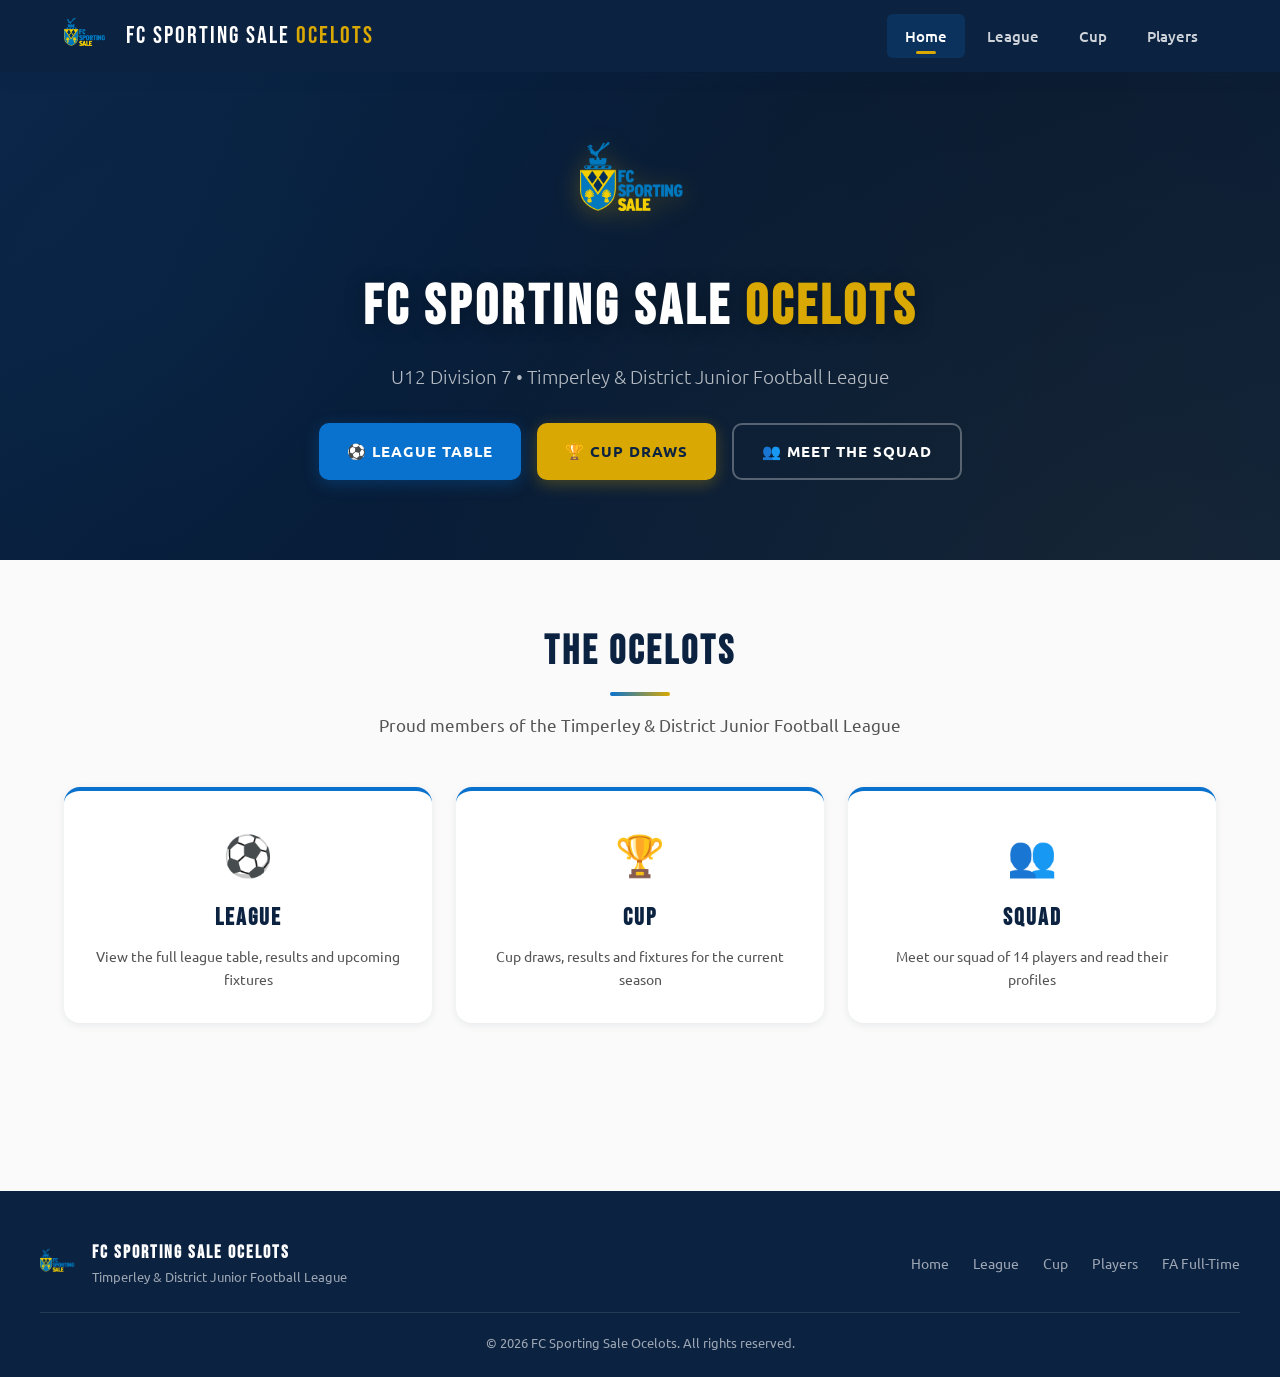
<file: index.html>
<!DOCTYPE html>
<html lang="en">

<head>
  <meta charset="UTF-8">
  <meta name="viewport" content="width=device-width, initial-scale=1.0">
  <meta name="description"
    content="FC Sporting Sale Ocelots - Official team website. League results, cup fixtures, and player profiles for U12 Div 7 in the Timperley & District JFL.">
  <title>FC Sporting Sale Ocelots | Home</title>
  <link rel="icon" type="image/png" href="images/badge.png">
  <link rel="stylesheet" href="styles.css">
</head>

<body>

  <!-- Navigation -->
  <nav class="navbar" id="navbar">
    <div class="nav-container">
      <a href="index.html" class="nav-brand">
        <img src="images/badge.png" alt="FC Sporting Sale Badge" class="nav-badge">
        <div class="nav-title">FC SPORTING SALE <span>OCELOTS</span></div>
      </a>
      <ul class="nav-links" id="navLinks">
        <li><a href="index.html" class="active">Home</a></li>
        <li><a href="league.html">League</a></li>
        <li><a href="cup.html">Cup</a></li>
        <li><a href="players.html">Players</a></li>
      </ul>
      <div class="hamburger" id="hamburger">
        <span></span>
        <span></span>
        <span></span>
      </div>
    </div>
  </nav>

  <!-- Hero Section -->
  <section class="hero">
    <div class="hero-content">
      <img src="images/badge.png" alt="FC Sporting Sale Ocelots Badge" class="hero-badge">
      <h1>FC SPORTING SALE <span>OCELOTS</span></h1>
      <p class="hero-subtitle">U12 Division 7 &bull; Timperley & District Junior Football League</p>
      <div class="hero-cta">
        <a href="league.html" class="btn btn-primary">&#9917; League Table</a>
        <a href="cup.html" class="btn btn-gold">&#127942; Cup Draws</a>
        <a href="players.html" class="btn btn-outline">&#128101; Meet The Squad</a>
      </div>
    </div>
  </section>

  <!-- Quick Stats -->
  <section class="section">
    <div class="section-header">
      <h2>THE OCELOTS</h2>
      <div class="accent-line"></div>
      <p>Proud members of the Timperley & District Junior Football League</p>
    </div>

    <div class="quick-stats">
      <a href="league.html" class="stat-card" id="leagueCard">
        <div class="stat-icon">&#9917;</div>
        <h3>LEAGUE</h3>
        <p>View the full league table, results and upcoming fixtures</p>
      </a>
      <a href="cup.html" class="stat-card" id="cupCard">
        <div class="stat-icon">&#127942;</div>
        <h3>CUP</h3>
        <p>Cup draws, results and fixtures for the current season</p>
      </a>
      <a href="players.html" class="stat-card" id="playersCard">
        <div class="stat-icon">&#128101;</div>
        <h3>SQUAD</h3>
        <p>Meet our squad of 14 players and read their profiles</p>
      </a>
    </div>
  </section>

  <!-- Footer -->
  <footer class="footer">
    <div class="footer-content">
      <div class="footer-brand">
        <img src="images/badge.png" alt="Badge" class="footer-badge">
        <div class="footer-brand-text">
          <h4>FC SPORTING SALE OCELOTS</h4>
          <p>Timperley & District Junior Football League</p>
        </div>
      </div>
      <div class="footer-links">
        <a href="index.html">Home</a>
        <a href="league.html">League</a>
        <a href="cup.html">Cup</a>
        <a href="players.html">Players</a>
        <a href="https://fulltime.thefa.com/index.html?divisionseason=110455868" target="_blank">FA Full-Time</a>
      </div>
    </div>
    <div class="footer-bottom">
      <p>&copy; 2026 FC Sporting Sale Ocelots. All rights reserved.</p>
    </div>
  </footer>

  <script src="script.js"></script>
</body>

</html>
</file>
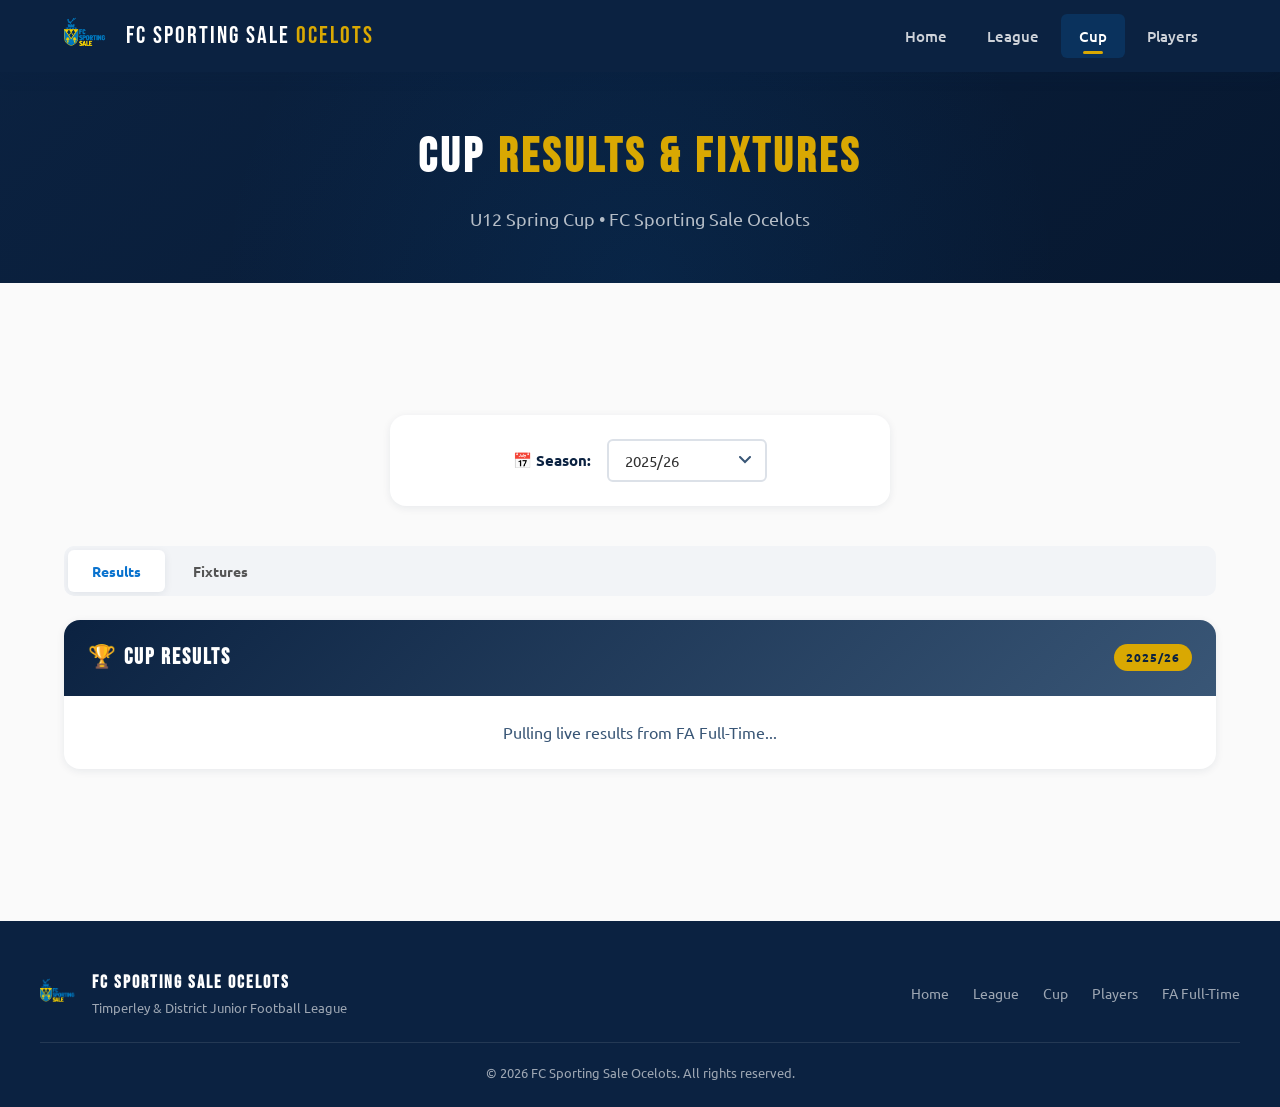
<file: cup.html>
<!DOCTYPE html>
<html lang="en">

<head>
    <meta charset="UTF-8">
    <meta name="viewport" content="width=device-width, initial-scale=1.0">
    <meta name="description"
        content="FC Sporting Sale Ocelots cup results and fixtures. U12 Spring Cup, Timperley &amp; District JFL.">
    <title>FC Sporting Sale Ocelots | Cup</title>
    <link rel="icon" type="image/png" href="images/badge.png">
    <link rel="stylesheet" href="styles.css?v=2">
</head>

<body>

    <!-- Navigation -->
    <nav class="navbar" id="navbar">
        <div class="nav-container">
            <a href="index.html" class="nav-brand">
                <img src="images/badge.png" alt="FC Sporting Sale Badge" class="nav-badge">
                <div class="nav-title">FC SPORTING SALE <span>OCELOTS</span></div>
            </a>
            <ul class="nav-links" id="navLinks">
                <li><a href="index.html">Home</a></li>
                <li><a href="league.html">League</a></li>
                <li><a href="cup.html" class="active">Cup</a></li>
                <li><a href="players.html">Players</a></li>
            </ul>
            <div class="hamburger" id="hamburger">
                <span></span>
                <span></span>
                <span></span>
            </div>
        </div>
    </nav>

    <!-- Page Hero -->
    <div class="page-hero">
        <h1>CUP <span>RESULTS &amp; FIXTURES</span></h1>
        <p>U12 Spring Cup &bull; FC Sporting Sale Ocelots</p>
    </div>

    <div class="page-content">
        <section class="section">

            <!-- Season Filter -->
            <div class="season-filter">
                <label for="cupSeasonSelect">&#128197; Season:</label>
                <select id="cupSeasonSelect" onchange="filterSeason('cup', this.value)">
                    <option value="2025-26" selected>2025/26</option>
                    <option value="2024-25">2024/25</option>
                    <option value="2023-24">2023/24</option>
                </select>
            </div>

            <!-- ==================== -->
            <!-- SEASON 2025/26 DATA  -->
            <!-- ==================== -->
            <div class="season-data active" data-competition="cup" data-season="2025-26">

                <!-- Tabs -->
                <div class="tab-nav">
                    <button class="tab-btn active" onclick="switchTab(this, 'cup-results-2025')">Results</button>
                    <button class="tab-btn" onclick="switchTab(this, 'cup-fixtures-2025')">Fixtures</button>
                </div>

                <!-- Results Tab -->
                <div class="tab-content active" id="cup-results-2025">
                    <div class="data-table-container">
                        <div class="table-header">
                            <h3>&#127942; CUP RESULTS</h3>
                            <span class="badge">2025/26</span>
                        </div>
                        <div id="cupResultsContainer">
                            <p style="text-align:center; padding:24px; color:var(--muted-blue);">Pulling live results
                                from FA Full-Time...</p>
                        </div>
                    </div>
                </div>

                <!-- Fixtures Tab -->
                <div class="tab-content" id="cup-fixtures-2025">
                    <div class="data-table-container">
                        <div class="table-header">
                            <h3>&#128197; UPCOMING CUP FIXTURES</h3>
                            <span class="badge">U12 Spring Cup</span>
                        </div>
                        <div id="cupFixturesContainer">
                            <p style="text-align:center; padding:24px; color:var(--muted-blue);">Pulling live fixtures
                                from FA Full-Time...</p>
                        </div>
                    </div>
                </div>

            </div>
            <!-- END 2025/26 SEASON DATA -->

            <!-- ==================== -->
            <!-- SEASON 2024/25 DATA  -->
            <!-- ==================== -->
            <div class="season-data" data-competition="cup" data-season="2024-25">
                
                <!-- Tabs -->
                <div class="tab-nav">
                    <button class="tab-btn active" onclick="switchTab(this, 'cup-standings-2024')">Autumn Cup</button>
                    <button class="tab-btn" onclick="switchTab(this, 'spring-cup-2024')">Spring Cup</button>
                </div>

                <!-- Standings Tab -->
                <div class="tab-content active" id="cup-standings-2024">
                    <div class="data-table-container">
                        <div class="table-header">
                            <h3>&#127942; AUTUMN CUP STANDINGS</h3>
                            <span class="badge">2024/25 Final</span>
                        </div>
                        <div class="data-table-wrapper">
                            <table class="data-table">
                                <thead>
                                    <tr>
                                        <th>Pos</th>
                                        <th>Team</th>
                                        <th>P</th>
                                        <th>W</th>
                                        <th>D</th>
                                        <th>L</th>
                                        <th>PTS</th>
                                    </tr>
                                </thead>
                                <tbody>
                                    <tr><td>1</td><td>Altrincham FC Juniors U11 Flames</td><td>5</td><td>4</td><td>0</td><td>1</td><td><strong>12</strong></td></tr>
                                    <tr><td>2</td><td>Sale Communities JFC U11 Falcons</td><td>5</td><td>3</td><td>1</td><td>1</td><td><strong>10</strong></td></tr>
                                    <tr><td>3</td><td>Timperley FC U11 Sporting</td><td>5</td><td>2</td><td>1</td><td>2</td><td><strong>7</strong></td></tr>
                                    <tr class="our-team"><td>4</td><td>&#9917; FC Sporting Sale U11 Ocelots</td><td>5</td><td>2</td><td>0</td><td>3</td><td><strong>6</strong></td></tr>
                                    <tr><td>5</td><td>Egerton Football Club U11 Pumas</td><td>5</td><td>1</td><td>2</td><td>2</td><td><strong>6*</strong></td></tr>
                                    <tr><td>6</td><td>Altrincham FC Juniors U11 Sabres</td><td>5</td><td>0</td><td>2</td><td>3</td><td><strong>4*</strong></td></tr>
                                </tbody>
                            </table>
                        </div>
                    </div>
                </div>

                <!-- Spring Cup Tab -->
                <div class="tab-content" id="spring-cup-2024">
                    <div class="data-table-container">
                        <div class="table-header">
                            <h3>&#127942; SPRING CUP STANDINGS</h3>
                            <span class="badge">2024/25 Final</span>
                        </div>
                        <div class="data-table-wrapper">
                            <table class="data-table">
                                <thead>
                                    <tr>
                                        <th>Pos</th>
                                        <th>Team</th>
                                        <th>P</th>
                                        <th>W</th>
                                        <th>D</th>
                                        <th>L</th>
                                        <th>PTS</th>
                                    </tr>
                                </thead>
                                <tbody>
                                    <tr><td>1</td><td>AFC Urmston Meadowside U11 Raiders</td><td>7</td><td>6</td><td>1</td><td>0</td><td><strong>20*</strong></td></tr>
                                    <tr><td>2</td><td>Sale Communities JFC U11 Falcons</td><td>7</td><td>5</td><td>0</td><td>2</td><td><strong>15</strong></td></tr>
                                    <tr><td>3</td><td>Ashton On Mersey FC U11 Infernos</td><td>7</td><td>4</td><td>1</td><td>2</td><td><strong>13</strong></td></tr>
                                    <tr><td>4</td><td>Egerton Football Club U11 Pumas</td><td>7</td><td>3</td><td>1</td><td>3</td><td><strong>11*</strong></td></tr>
                                    <tr class="our-team"><td>5</td><td>&#9917; FC Sporting Sale U11 Ocelots</td><td>7</td><td>2</td><td>2</td><td>3</td><td><strong>9*</strong></td></tr>
                                    <tr><td>6</td><td>Timperley FC U11 Sporting</td><td>7</td><td>2</td><td>2</td><td>3</td><td><strong>8</strong></td></tr>
                                    <tr><td>7</td><td>Hale United FC U11 Storm</td><td>7</td><td>2</td><td>0</td><td>5</td><td><strong>6</strong></td></tr>
                                    <tr><td>8</td><td>Altrincham FC Juniors U11 Sabres</td><td>7</td><td>0</td><td>1</td><td>6</td><td><strong>2*</strong></td></tr>
                                </tbody>
                            </table>
                        </div>
                    </div>
                </div>

            </div>
            <!-- END 2024/25 SEASON DATA -->

            <!-- ==================== -->
            <!-- SEASON 2023/24 DATA  -->
            <!-- ==================== -->
            <div class="season-data" data-competition="cup" data-season="2023-24">
                
                <!-- Tabs -->
                <div class="tab-nav">
                    <button class="tab-btn active" onclick="switchTab(this, 'cup-standings-2023')">Autumn Cup</button>
                    <button class="tab-btn" onclick="switchTab(this, 'spring-cup-2023')">Spring Cup</button>
                </div>

                <!-- Standings Tab -->
                <div class="tab-content active" id="cup-standings-2023">
                    <div class="data-table-container">
                        <div class="table-header">
                            <h3>&#127942; AUTUMN CUP STANDINGS</h3>
                            <span class="badge">2023/24 Final</span>
                        </div>
                        <div class="data-table-wrapper">
                            <table class="data-table">
                                <thead>
                                    <tr>
                                        <th>Pos</th>
                                        <th>Team</th>
                                        <th>P</th>
                                        <th>W</th>
                                        <th>D</th>
                                        <th>L</th>
                                        <th>PTS</th>
                                    </tr>
                                </thead>
                                <tbody>
                                    <tr><td>1</td><td>Timperley FC U10 Sporting</td><td>4</td><td>2</td><td>1</td><td>1</td><td><strong>8*</strong></td></tr>
                                    <tr><td>2</td><td>Altrincham FC Juniors U10 Raiders</td><td>4</td><td>2</td><td>0</td><td>2</td><td><strong>6</strong></td></tr>
                                    <tr><td>3</td><td>AFC Urmston Meadowside U10 Raiders</td><td>4</td><td>2</td><td>0</td><td>2</td><td><strong>6</strong></td></tr>
                                    <tr><td>4</td><td>Egerton Football Club U10 Pumas</td><td>4</td><td>2</td><td>0</td><td>2</td><td><strong>6</strong></td></tr>
                                    <tr class="our-team"><td>5</td><td>&#9917; FC Sporting Sale U10 Ocelots</td><td>4</td><td>1</td><td>1</td><td>2</td><td><strong>4*</strong></td></tr>
                                </tbody>
                            </table>
                        </div>
                    </div>
                </div>

                <!-- Spring Cup Tab -->
                <div class="tab-content" id="spring-cup-2023">
                    <div class="data-table-container">
                        <div class="table-header">
                            <h3>&#127942; SPRING CUP STANDINGS</h3>
                            <span class="badge">2023/24 Final</span>
                        </div>
                        <div class="data-table-wrapper">
                            <table class="data-table">
                                <thead>
                                    <tr>
                                        <th>Pos</th>
                                        <th>Team</th>
                                        <th>P</th>
                                        <th>W</th>
                                        <th>D</th>
                                        <th>L</th>
                                        <th>PTS</th>
                                    </tr>
                                </thead>
                                <tbody>
                                    <tr><td>1</td><td>Sale Communities JFC U10 Falcons</td><td>7</td><td>4</td><td>2</td><td>1</td><td><strong>16*</strong></td></tr>
                                    <tr><td>2</td><td>Urmston Town Juniors U10 Panthers</td><td>7</td><td>4</td><td>2</td><td>1</td><td><strong>15*</strong></td></tr>
                                    <tr><td>3</td><td>Alderley United FC U10 Warlocks</td><td>7</td><td>5</td><td>0</td><td>2</td><td><strong>15</strong></td></tr>
                                    <tr class="our-team"><td>4</td><td>&#9917; FC Sporting Sale U10 Ocelots</td><td>7</td><td>3</td><td>1</td><td>3</td><td><strong>11*</strong></td></tr>
                                    <tr><td>5</td><td>Egerton Football Club U10 Pumas</td><td>6</td><td>3</td><td>1</td><td>2</td><td><strong>10</strong></td></tr>
                                    <tr><td>6</td><td>Hale United FC U10 Storm</td><td>7</td><td>2</td><td>0</td><td>5</td><td><strong>6</strong></td></tr>
                                    <tr><td>7</td><td>Timperley FC U10 Sporting</td><td>7</td><td>1</td><td>2</td><td>4</td><td><strong>5</strong></td></tr>
                                    <tr><td>8</td><td>AFC Urmston Meadowside U10 Raiders</td><td>6</td><td>1</td><td>0</td><td>5</td><td><strong>3</strong></td></tr>
                                </tbody>
                            </table>
                        </div>
                    </div>
                </div>

            </div>
            <!-- END 2023/24 SEASON DATA -->

        </section>
    </div>

    <!-- Footer -->
    <footer class="footer">
        <div class="footer-content">
            <div class="footer-brand">
                <img src="images/badge.png" alt="Badge" class="footer-badge">
                <div class="footer-brand-text">
                    <h4>FC SPORTING SALE OCELOTS</h4>
                    <p>Timperley &amp; District Junior Football League</p>
                </div>
            </div>
            <div class="footer-links">
                <a href="index.html">Home</a>
                <a href="league.html">League</a>
                <a href="cup.html">Cup</a>
                <a href="players.html">Players</a>
                <a href="https://fulltime.thefa.com/index.html?divisionseason=110455868" target="_blank">FA
                    Full-Time</a>
            </div>
        </div>
        <div class="footer-bottom">
            <p>&copy; 2026 FC Sporting Sale Ocelots. All rights reserved.</p>
        </div>
    </footer>

    <script src="script.js"></script>
</body>

</html>
</file>
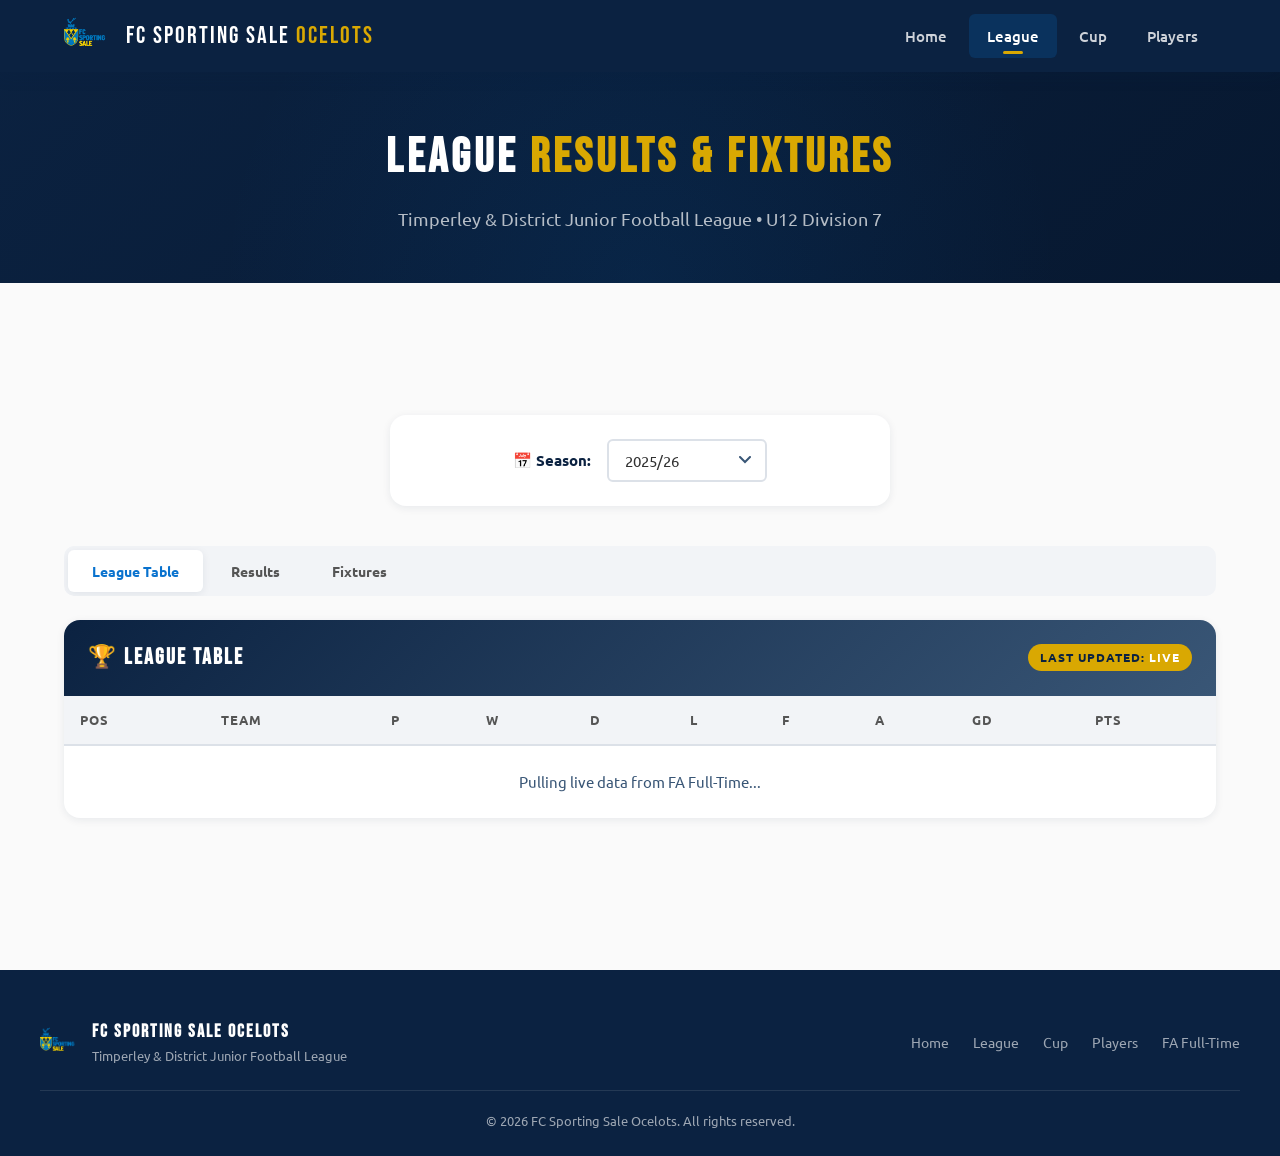
<file: league.html>
<!DOCTYPE html>
<html lang="en">

<head>
    <meta charset="UTF-8">
    <meta name="viewport" content="width=device-width, initial-scale=1.0">
    <meta name="description"
        content="FC Sporting Sale Ocelots league results, fixtures and table. U12 Div 7, Timperley &amp; District JFL.">
    <title>FC Sporting Sale Ocelots | League</title>
    <link rel="icon" type="image/png" href="images/badge.png">
    <link rel="stylesheet" href="styles.css?v=2">
</head>

<body>

    <!-- Navigation -->
    <nav class="navbar" id="navbar">
        <div class="nav-container">
            <a href="index.html" class="nav-brand">
                <img src="images/badge.png" alt="FC Sporting Sale Badge" class="nav-badge">
                <div class="nav-title">FC SPORTING SALE <span>OCELOTS</span></div>
            </a>
            <ul class="nav-links" id="navLinks">
                <li><a href="index.html">Home</a></li>
                <li><a href="league.html" class="active">League</a></li>
                <li><a href="cup.html">Cup</a></li>
                <li><a href="players.html">Players</a></li>
            </ul>
            <div class="hamburger" id="hamburger">
                <span></span>
                <span></span>
                <span></span>
            </div>
        </div>
    </nav>

    <!-- Page Hero -->
    <div class="page-hero">
        <h1>LEAGUE <span>RESULTS &amp; FIXTURES</span></h1>
        <p>Timperley &amp; District Junior Football League &bull; U12 Division 7</p>
    </div>

    <div class="page-content">
        <section class="section">

            <!-- Season Filter -->
            <div class="season-filter">
                <label for="leagueSeasonSelect">&#128197; Season:</label>
                <select id="leagueSeasonSelect" onchange="filterSeason('league', this.value)">
                    <option value="2025-26" selected>2025/26</option>
                </select>
            </div>

            <!-- ==================== -->
            <!-- SEASON 2025/26 DATA  -->
            <!-- ==================== -->
            <div class="season-data active" data-competition="league" data-season="2025-26">

                <!-- Tabs -->
                <div class="tab-nav">
                    <button class="tab-btn active" onclick="switchTab(this, 'league-table-2025')">League Table</button>
                    <button class="tab-btn" onclick="switchTab(this, 'league-results-2025')">Results</button>
                    <button class="tab-btn" onclick="switchTab(this, 'league-fixtures-2025')">Fixtures</button>
                </div>

                <!-- League Table Tab -->
                <div class="tab-content active" id="league-table-2025">
                    <div class="data-table-container">
                        <div class="table-header">
                            <h3>&#127942; LEAGUE TABLE</h3>
                            <span class="badge">Last Updated: <span id="lastUpdated"
                                    style="color:white; font-weight:bold;">Live</span></span>
                        </div>
                        <div class="data-table-wrapper">
                            <table class="data-table" id="league-table-2025">
                                <thead>
                                    <tr>
                                        <th>Pos</th>
                                        <th>Team</th>
                                        <th>P</th>
                                        <th>W</th>
                                        <th>D</th>
                                        <th>L</th>
                                        <th>F</th>
                                        <th>A</th>
                                        <th>GD</th>
                                        <th>Pts</th>
                                    </tr>
                                </thead>
                                <tbody id="leagueTableBody">
                                    <!-- Dynamically populated from league_results.json -->
                                    <tr>
                                        <td colspan="10"
                                            style="text-align:center; padding:24px; color:var(--muted-blue);">Pulling
                                            live data from FA Full-Time...</td>
                                    </tr>
                                </tbody>
                            </table>
                        </div>
                    </div>
                </div>

                <!-- Results Tab -->
                <div class="tab-content" id="league-results-2025">
                    <div class="data-table-container">
                        <div class="table-header">
                            <h3>&#128221; LEAGUE RESULTS</h3>
                            <span class="badge">2025/26</span>
                        </div>
                        <div id="resultsContainer">
                            <p style="text-align:center; padding:24px; color:var(--muted-blue);">Pulling live results
                                from FA Full-Time...</p>
                        </div>
                    </div>
                </div>

                <!-- Fixtures Tab -->
                <div class="tab-content" id="league-fixtures-2025">
                    <div class="data-table-container">
                        <div class="table-header">
                            <h3>&#128197; UPCOMING LEAGUE FIXTURES</h3>
                            <span class="badge">2025/26</span>
                        </div>
                        <div id="fixturesContainer">
                            <p style="text-align:center; padding:24px; color:var(--muted-blue);">Pulling live fixtures
                                from FA Full-Time...</p>
                        </div>
                    </div>
                </div>

            </div>
            <!-- END 2025/26 SEASON DATA -->

        </section>
    </div>

    <!-- Footer -->
    <footer class="footer">
        <div class="footer-content">
            <div class="footer-brand">
                <img src="images/badge.png" alt="Badge" class="footer-badge">
                <div class="footer-brand-text">
                    <h4>FC SPORTING SALE OCELOTS</h4>
                    <p>Timperley &amp; District Junior Football League</p>
                </div>
            </div>
            <div class="footer-links">
                <a href="index.html">Home</a>
                <a href="league.html">League</a>
                <a href="cup.html">Cup</a>
                <a href="players.html">Players</a>
                <a href="https://fulltime.thefa.com/index.html?divisionseason=110455868" target="_blank">FA
                    Full-Time</a>
            </div>
        </div>
        <div class="footer-bottom">
            <p>&copy; 2026 FC Sporting Sale Ocelots. All rights reserved.</p>
        </div>
    </footer>

    <script src="script.js"></script>
</body>

</html>
</file>
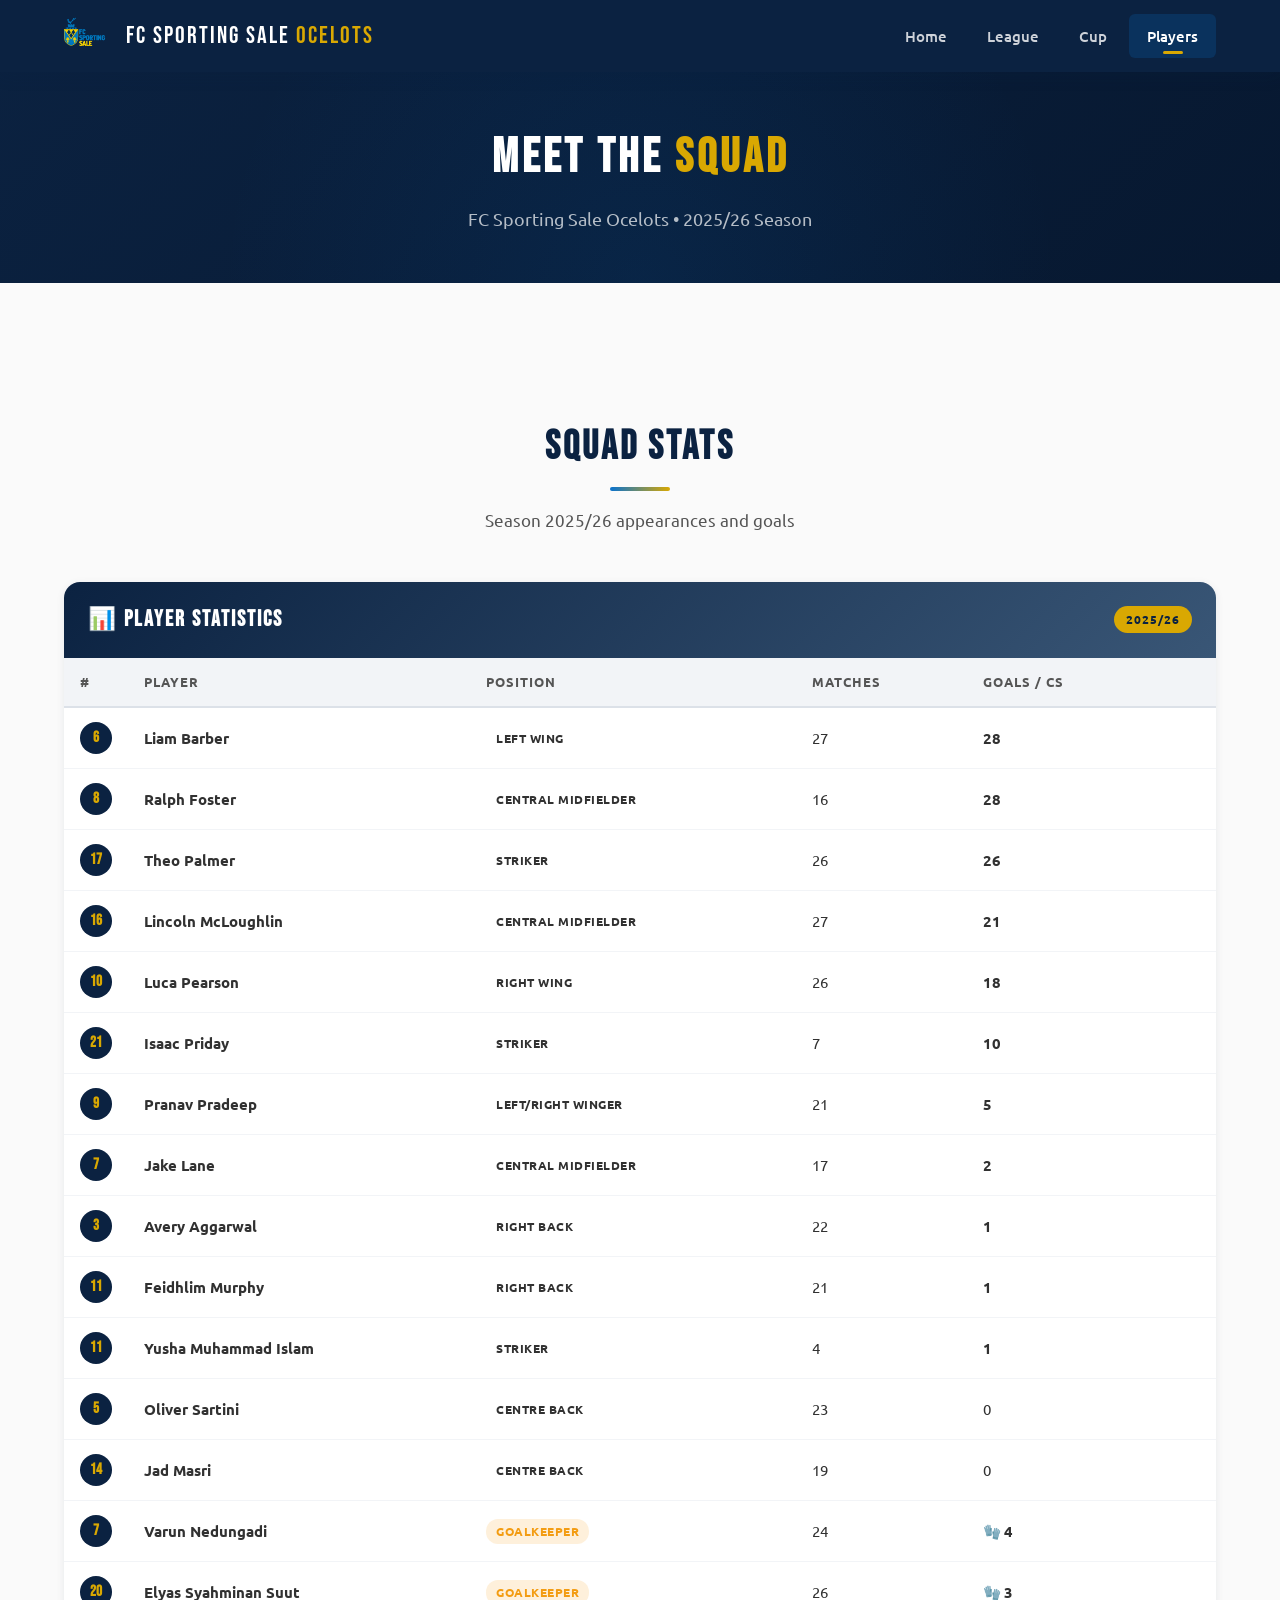
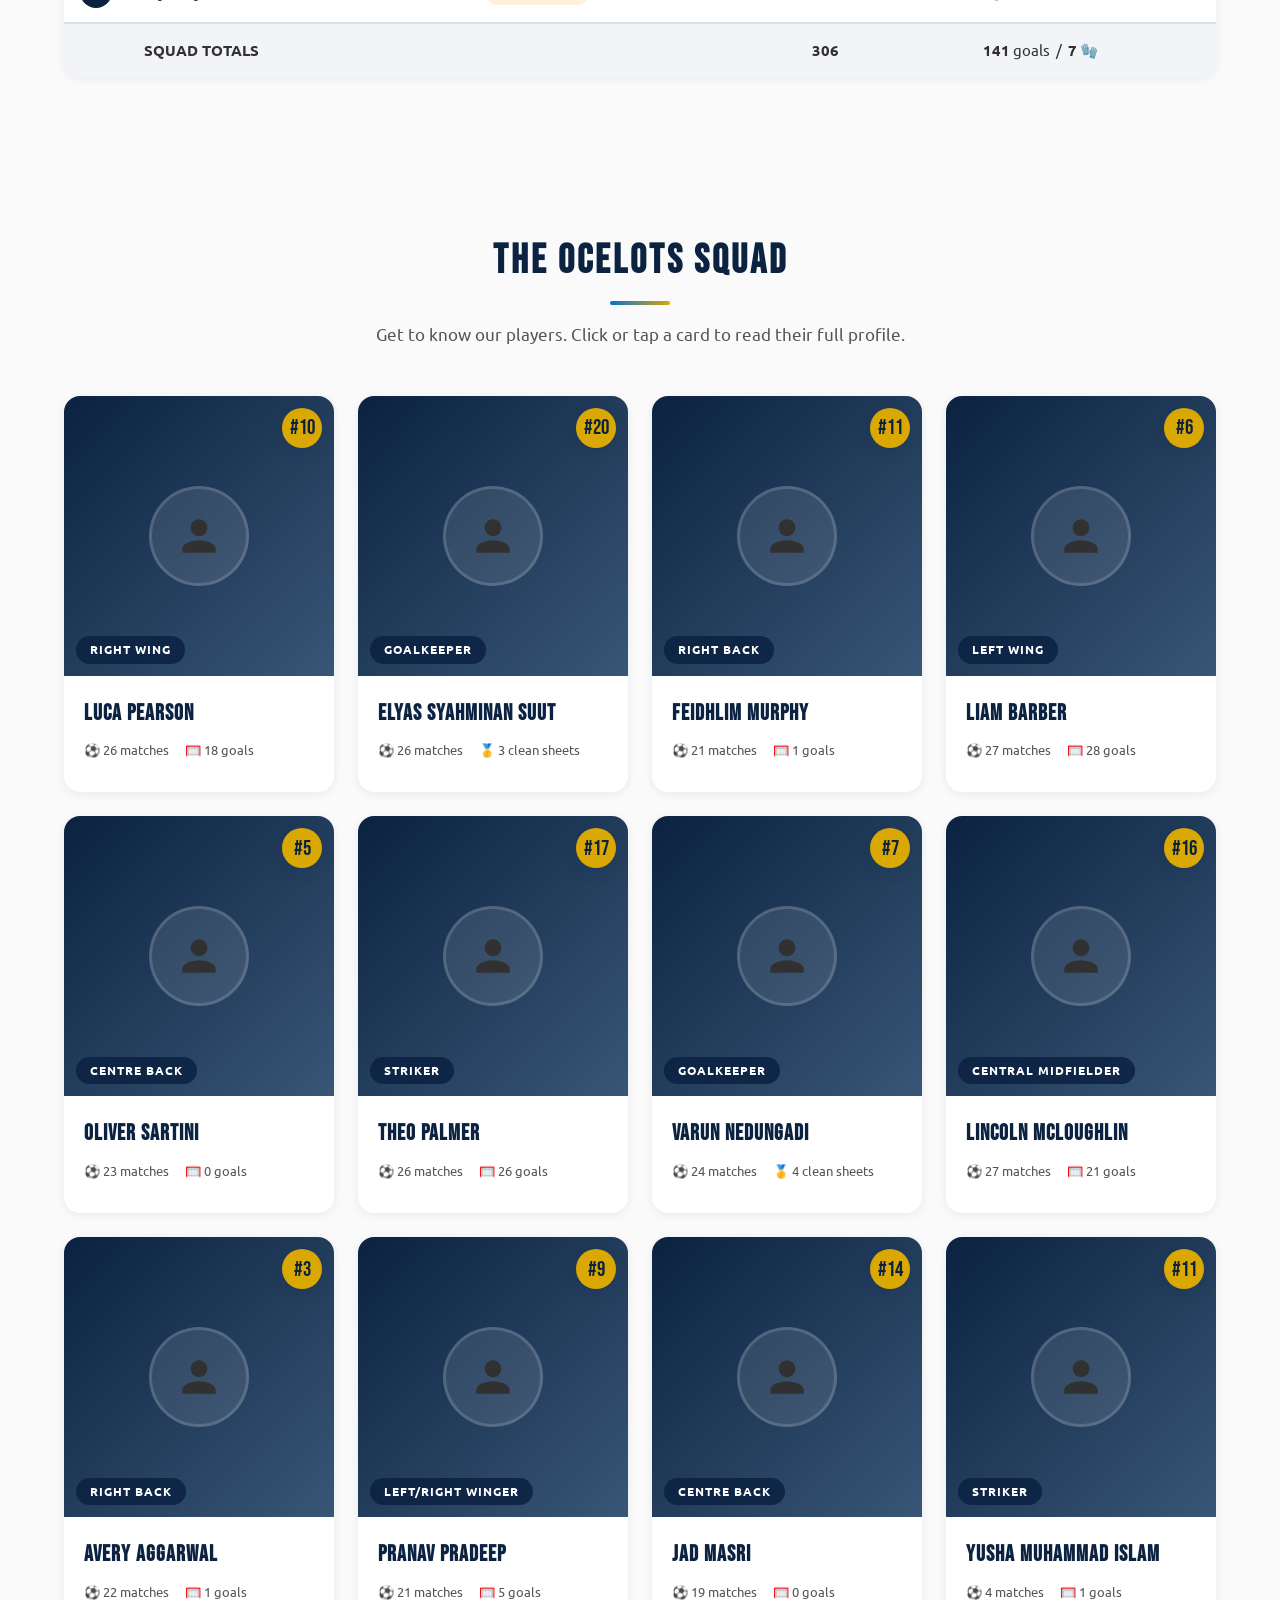
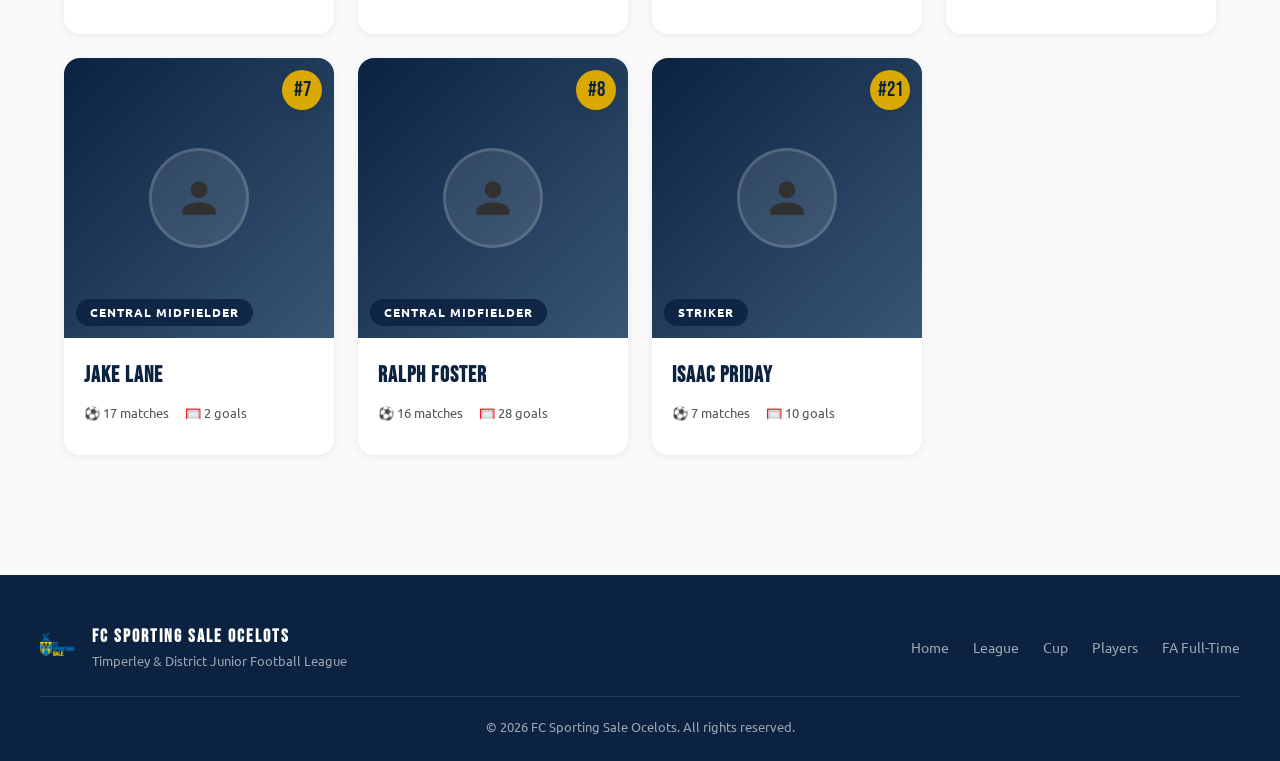
<file: players.html>
<!DOCTYPE html>
<html lang="en">

<head>
    <meta charset="UTF-8">
    <meta name="viewport" content="width=device-width, initial-scale=1.0">
    <meta name="description"
        content="Meet the FC Sporting Sale Ocelots squad. Player profiles, stats, appearances and goals for the U12 team.">
    <title>FC Sporting Sale Ocelots | Players</title>
    <link rel="icon" type="image/png" href="images/badge.png">
    <link rel="stylesheet" href="styles.css?v=2">
</head>

<body>

    <!-- Navigation -->
    <nav class="navbar" id="navbar">
        <div class="nav-container">
            <a href="index.html" class="nav-brand">
                <img src="images/badge.png" alt="FC Sporting Sale Badge" class="nav-badge">
                <div class="nav-title">FC SPORTING SALE <span>OCELOTS</span></div>
            </a>
            <ul class="nav-links" id="navLinks">
                <li><a href="index.html">Home</a></li>
                <li><a href="league.html">League</a></li>
                <li><a href="cup.html">Cup</a></li>
                <li><a href="players.html" class="active">Players</a></li>
            </ul>
            <div class="hamburger" id="hamburger">
                <span></span>
                <span></span>
                <span></span>
            </div>
        </div>
    </nav>

    <!-- Page Hero -->
    <div class="page-hero">
        <h1>MEET THE <span>SQUAD</span></h1>
        <p>FC Sporting Sale Ocelots &bull; 2025/26 Season</p>
    </div>

    <div class="page-content">

        <!-- Player Stats Section -->
        <section class="section">
            <div class="section-header">
                <h2>SQUAD STATS</h2>
                <div class="accent-line"></div>
                <p>Season 2025/26 appearances and goals</p>
            </div>

            <div class="data-table-container" id="statsTableContainer">
                <div class="table-header">
                    <h3>&#128202; PLAYER STATISTICS</h3>
                    <span class="badge">2025/26</span>
                </div>
                <div class="data-table-wrapper">
                    <table class="data-table" id="statsTable">
                        <thead>
                            <tr>
                                <th style="width: 50px;">#</th>
                                <th>Player</th>
                                <th>Position</th>
                                <th>Matches</th>
                                <th>Goals / CS</th>
                            </tr>
                        </thead>
                        <tbody id="statsTableBody">
                            <!-- Populated dynamically from player_stats.csv -->
                            <tr>
                                <td colspan="5" style="text-align: center; padding: 24px; color: var(--muted-blue);">
                                    Loading player stats...
                                </td>
                            </tr>
                        </tbody>
                    </table>
                </div>
            </div>
        </section>

        <!-- Player Cards Section -->
        <section class="section">
            <div class="section-header">
                <h2>THE OCELOTS SQUAD</h2>
                <div class="accent-line"></div>
                <p>Get to know our players. Click or tap a card to read their full profile.</p>
            </div>

            <div class="players-grid" id="playersGrid">
                <!-- Populated dynamically from player_stats.csv -->
                <div style="grid-column: 1 / -1; text-align: center; padding: 48px; color: var(--muted-blue);">
                    Loading squad...
                </div>
            </div>
        </section>

    </div>

    <!-- Footer -->
    <footer class="footer">
        <div class="footer-content">
            <div class="footer-brand">
                <img src="images/badge.png" alt="Badge" class="footer-badge">
                <div class="footer-brand-text">
                    <h4>FC SPORTING SALE OCELOTS</h4>
                    <p>Timperley &amp; District Junior Football League</p>
                </div>
            </div>
            <div class="footer-links">
                <a href="index.html">Home</a>
                <a href="league.html">League</a>
                <a href="cup.html">Cup</a>
                <a href="players.html">Players</a>
                <a href="https://fulltime.thefa.com/index.html?divisionseason=110455868" target="_blank">FA
                    Full-Time</a>
            </div>
        </div>
        <div class="footer-bottom">
            <p>&copy; 2026 FC Sporting Sale Ocelots. All rights reserved.</p>
        </div>
    </footer>

    <script src="script.js"></script>
</body>

</html>
</file>
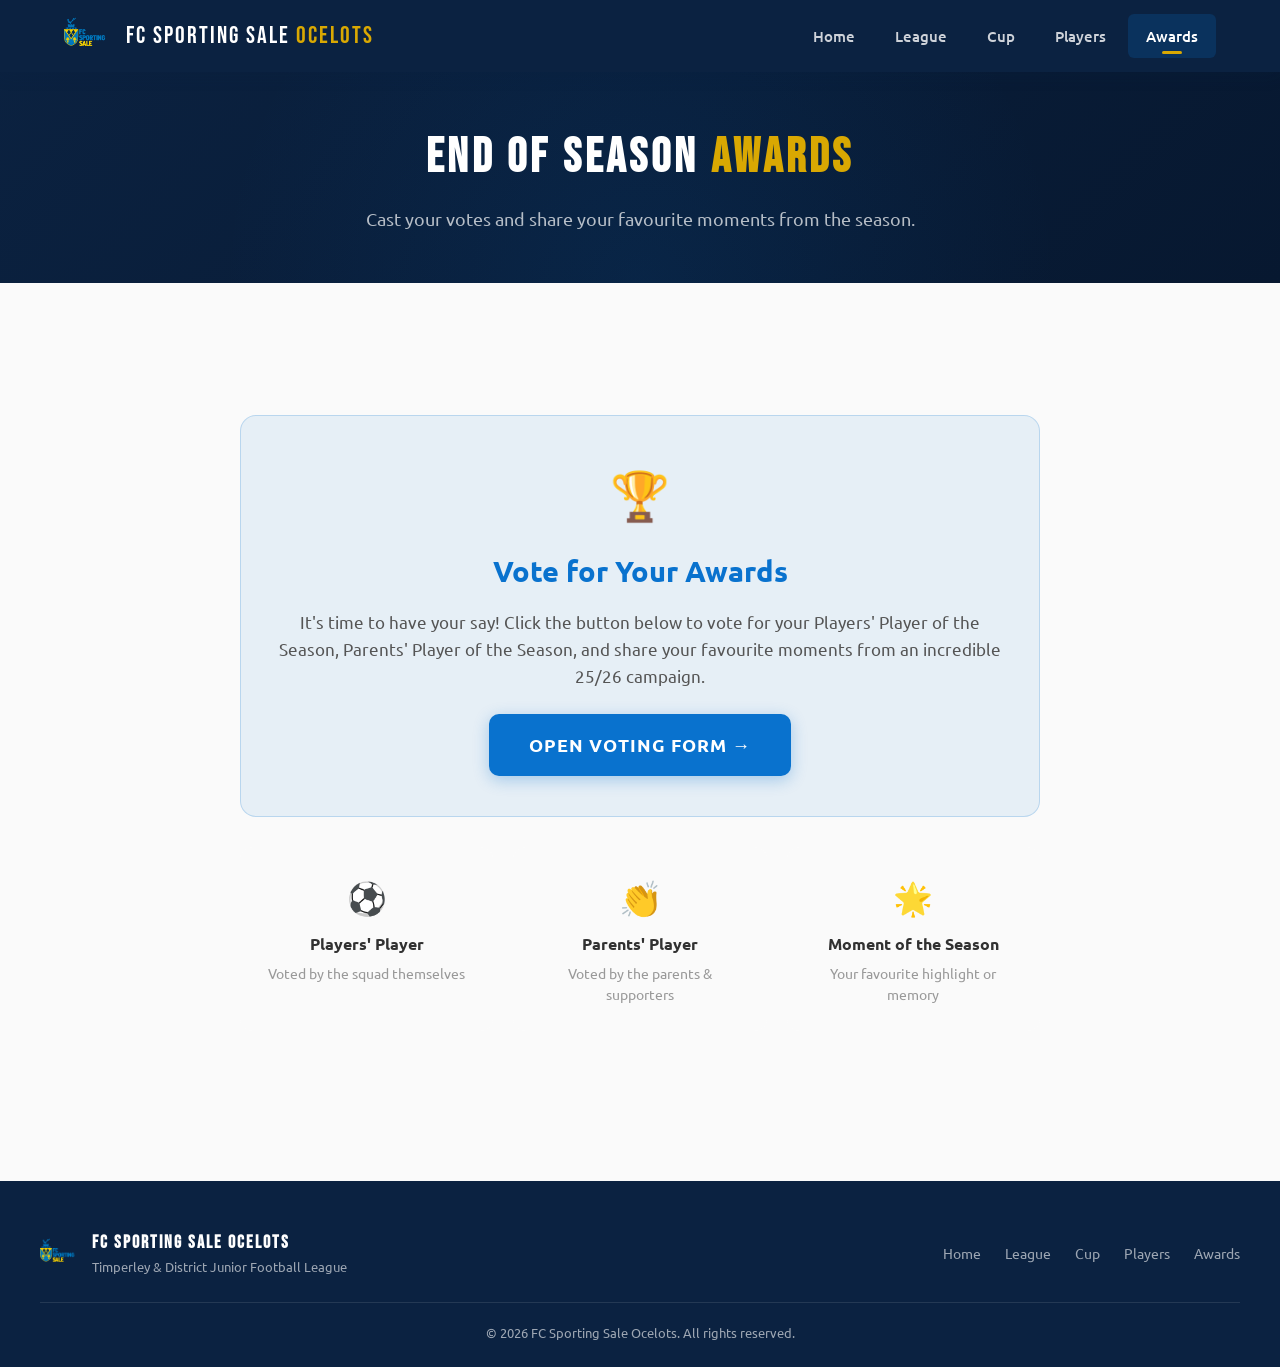
<file: survey.html>
<!DOCTYPE html>
<html lang="en">

<head>
  <meta charset="UTF-8">
  <meta name="viewport" content="width=device-width, initial-scale=1.0">
  <meta name="description"
    content="FC Sporting Sale Ocelots - End of Season Awards Survey">
  <title>FC Sporting Sale Ocelots | Awards Survey</title>
  <link rel="icon" type="image/png" href="images/badge.png">
  <link rel="stylesheet" href="styles.css">
</head>

<body>

  <!-- Navigation -->
  <nav class="navbar" id="navbar">
    <div class="nav-container">
      <a href="index.html" class="nav-brand">
        <img src="images/badge.png" alt="FC Sporting Sale Badge" class="nav-badge">
        <div class="nav-title">FC SPORTING SALE <span>OCELOTS</span></div>
      </a>
      <ul class="nav-links" id="navLinks">
        <li><a href="index.html">Home</a></li>
        <li><a href="league.html">League</a></li>
        <li><a href="cup.html">Cup</a></li>
        <li><a href="players.html">Players</a></li>
        <li><a href="survey.html" class="active">Awards</a></li>
      </ul>
      <div class="hamburger" id="hamburger">
        <span></span>
        <span></span>
        <span></span>
      </div>
    </div>
  </nav>

  <!-- Page Hero -->
  <section class="page-hero">
    <h1>END OF SEASON <span>AWARDS</span></h1>
    <p>Cast your votes and share your favourite moments from the season.</p>
  </section>

  <!-- Survey Content -->
  <div class="page-content">
    <section class="section">
      <div class="survey-container" style="max-width: 800px; margin: 0 auto; text-align: center;">

        <div style="background: rgba(9, 114, 206, 0.08); border-radius: 16px; padding: 40px 30px; border: 1px solid rgba(9, 114, 206, 0.2); margin-bottom: 30px;">
          <div style="font-size: 3rem; margin-bottom: 15px;">🏆</div>
          <h2 style="font-size: 1.8rem; margin-bottom: 15px; color: var(--primary-blue);">Vote for Your Awards</h2>
          <p style="color: var(--text-medium); margin-bottom: 25px; font-size: 1.05rem; line-height: 1.6;">
            It's time to have your say! Click the button below to vote for your Players' Player of the Season,
            Parents' Player of the Season, and share your favourite moments from an incredible 25/26 campaign.
          </p>
          <a href="https://docs.google.com/forms/d/1a_pQWK_OKpKf_tvOHdVDHpQs4yW8GERt5p1W9fHELY4/viewform"
             target="_blank"
             rel="noopener noreferrer"
             class="btn btn-primary"
             style="font-size: 1.15rem; padding: 16px 40px; display: inline-block; text-decoration: none;">
            Open Voting Form &rarr;
          </a>
        </div>

        <div style="display: grid; grid-template-columns: repeat(auto-fit, minmax(200px, 1fr)); gap: 20px; margin-bottom: 30px;">
          <div style="background: rgba(255,255,255,0.04); border-radius: 12px; padding: 24px; border: 1px solid rgba(255,255,255,0.08);">
            <div style="font-size: 2rem; margin-bottom: 8px;">⚽</div>
            <h3 style="font-size: 1rem; margin-bottom: 6px;">Players' Player</h3>
            <p style="font-size: 0.85rem; color: var(--text-light);">Voted by the squad themselves</p>
          </div>
          <div style="background: rgba(255,255,255,0.04); border-radius: 12px; padding: 24px; border: 1px solid rgba(255,255,255,0.08);">
            <div style="font-size: 2rem; margin-bottom: 8px;">👏</div>
            <h3 style="font-size: 1rem; margin-bottom: 6px;">Parents' Player</h3>
            <p style="font-size: 0.85rem; color: var(--text-light);">Voted by the parents & supporters</p>
          </div>
          <div style="background: rgba(255,255,255,0.04); border-radius: 12px; padding: 24px; border: 1px solid rgba(255,255,255,0.08);">
            <div style="font-size: 2rem; margin-bottom: 8px;">🌟</div>
            <h3 style="font-size: 1rem; margin-bottom: 6px;">Moment of the Season</h3>
            <p style="font-size: 0.85rem; color: var(--text-light);">Your favourite highlight or memory</p>
          </div>
        </div>


      </div>
    </section>
  </div>

  <!-- Footer -->
  <footer class="footer">
    <div class="footer-content">
      <div class="footer-brand">
        <img src="images/badge.png" alt="Badge" class="footer-badge">
        <div class="footer-brand-text">
          <h4>FC SPORTING SALE OCELOTS</h4>
          <p>Timperley & District Junior Football League</p>
        </div>
      </div>
      <div class="footer-links">
        <a href="index.html">Home</a>
        <a href="league.html">League</a>
        <a href="cup.html">Cup</a>
        <a href="players.html">Players</a>
        <a href="survey.html">Awards</a>
      </div>
    </div>
    <div class="footer-bottom">
      <p>&copy; 2026 FC Sporting Sale Ocelots. All rights reserved.</p>
    </div>
  </footer>

  <script src="script.js"></script>
</body>
</html>
</file>
<file: styles.css>
/* ============================================
   FC Sporting Sale Ocelots - Design System
   Colors inspired by Sale Sports Club branding
   ============================================ */

@import url('https://fonts.googleapis.com/css2?family=Ubuntu:wght@300;400;500;700&family=Bebas+Neue&display=swap');

/* ---------- CSS Variables ---------- */
:root {
  --primary-blue: #0972CE;
  --dark-navy: #0B2241;
  --darker-navy: #071830;
  --accent-gold: #D9A802;
  --accent-gold-light: #F5D547;
  --white: #ffffff;
  --off-white: #FAFAFA;
  --light-blue: #EAF3FC;
  --light-gray: #F2F4F7;
  --border-gray: #DCE1E8;
  --text-dark: #313131;
  --text-medium: #555555;
  --text-light: #999999;
  --muted-blue: #395676;
  --success-green: #27ae60;
  --danger-red: #e74c3c;
  --draw-amber: #f39c12;

  --font-primary: 'Ubuntu', sans-serif;
  --font-display: 'Bebas Neue', sans-serif;

  --shadow-sm: 0 2px 8px rgba(11, 34, 65, 0.08);
  --shadow-md: 0 4px 16px rgba(11, 34, 65, 0.12);
  --shadow-lg: 0 8px 32px rgba(11, 34, 65, 0.16);
  --shadow-glow: 0 0 20px rgba(9, 114, 206, 0.3);

  --radius-sm: 6px;
  --radius-md: 10px;
  --radius-lg: 16px;
  --radius-xl: 24px;

  --transition-fast: 0.2s ease;
  --transition-base: 0.3s ease;
  --transition-slow: 0.5s ease;
}

/* ---------- Reset & Base ---------- */
*,
*::before,
*::after {
  box-sizing: border-box;
  margin: 0;
  padding: 0;
}

html {
  scroll-behavior: smooth;
}

body {
  font-family: var(--font-primary);
  color: var(--text-dark);
  background: var(--off-white);
  line-height: 1.6;
  overflow-x: hidden;
  -webkit-font-smoothing: antialiased;
}

a {
  text-decoration: none;
  color: inherit;
}

img {
  max-width: 100%;
  height: auto;
}

/* ---------- Navigation ---------- */
.navbar {
  position: fixed;
  top: 0;
  left: 0;
  right: 0;
  z-index: 1000;
  background: var(--dark-navy);
  backdrop-filter: blur(12px);
  box-shadow: var(--shadow-md);
  transition: background var(--transition-base);
}

.navbar.scrolled {
  background: rgba(11, 34, 65, 0.97);
}

.nav-container {
  max-width: 1200px;
  margin: 0 auto;
  display: flex;
  align-items: center;
  justify-content: space-between;
  padding: 0 24px;
  height: 72px;
}

.nav-brand {
  display: flex;
  align-items: center;
  gap: 14px;
}

.nav-badge {
  width: 48px;
  height: auto;
  transition: transform var(--transition-base);
}

.nav-badge:hover {
  transform: scale(1.1) rotate(-3deg);
}

.nav-title {
  font-family: var(--font-display);
  font-size: 1.5rem;
  color: var(--white);
  letter-spacing: 2px;
  line-height: 1.1;
}

.nav-title span {
  color: var(--accent-gold);
}

.nav-links {
  display: flex;
  list-style: none;
  gap: 4px;
}

.nav-links a {
  display: block;
  padding: 10px 18px;
  color: rgba(255, 255, 255, 0.8);
  font-weight: 500;
  font-size: 0.95rem;
  border-radius: var(--radius-sm);
  transition: all var(--transition-fast);
  position: relative;
}

.nav-links a:hover,
.nav-links a.active {
  color: var(--white);
  background: rgba(9, 114, 206, 0.2);
}

.nav-links a.active::after {
  content: '';
  position: absolute;
  bottom: 4px;
  left: 50%;
  transform: translateX(-50%);
  width: 20px;
  height: 3px;
  background: var(--accent-gold);
  border-radius: 2px;
}

/* Hamburger */
.hamburger {
  display: none;
  flex-direction: column;
  cursor: pointer;
  gap: 5px;
  padding: 8px;
  z-index: 1001;
}

.hamburger span {
  width: 26px;
  height: 3px;
  background: var(--white);
  border-radius: 2px;
  transition: all var(--transition-base);
}

.hamburger.active span:nth-child(1) {
  transform: rotate(45deg) translate(5px, 6px);
}

.hamburger.active span:nth-child(2) {
  opacity: 0;
}

.hamburger.active span:nth-child(3) {
  transform: rotate(-45deg) translate(5px, -6px);
}

/* ---------- Hero Section ---------- */
.hero {
  background: linear-gradient(135deg, var(--dark-navy) 0%, var(--darker-navy) 50%, #0a1e3a 100%);
  padding: 140px 24px 80px;
  text-align: center;
  position: relative;
  overflow: hidden;
}

.hero::before {
  content: '';
  position: absolute;
  top: -50%;
  left: -50%;
  width: 200%;
  height: 200%;
  background: radial-gradient(circle at 30% 50%, rgba(9, 114, 206, 0.08) 0%, transparent 50%),
    radial-gradient(circle at 70% 80%, rgba(217, 168, 2, 0.06) 0%, transparent 40%);
  animation: heroGlow 8s ease-in-out infinite alternate;
}

@keyframes heroGlow {
  0% {
    transform: translate(0, 0);
  }

  100% {
    transform: translate(30px, -20px);
  }
}

.hero-content {
  position: relative;
  z-index: 1;
  max-width: 800px;
  margin: 0 auto;
}

.hero-badge {
  width: 120px;
  margin-bottom: 24px;
  animation: badgePulse 3s ease-in-out infinite;
  filter: drop-shadow(0 4px 12px rgba(217, 168, 2, 0.3));
}

@keyframes badgePulse {

  0%,
  100% {
    transform: scale(1);
  }

  50% {
    transform: scale(1.05);
  }
}

.hero h1 {
  font-family: var(--font-display);
  font-size: 3.5rem;
  color: var(--white);
  letter-spacing: 4px;
  margin-bottom: 8px;
  text-shadow: 0 2px 20px rgba(0, 0, 0, 0.3);
}

.hero h1 span {
  color: var(--accent-gold);
}

.hero-subtitle {
  font-size: 1.2rem;
  color: rgba(255, 255, 255, 0.7);
  font-weight: 300;
  margin-bottom: 32px;
}

.hero-cta {
  display: flex;
  gap: 16px;
  justify-content: center;
  flex-wrap: wrap;
}

/* ---------- Buttons ---------- */
.btn {
  display: inline-flex;
  align-items: center;
  gap: 8px;
  padding: 14px 28px;
  border-radius: var(--radius-md);
  font-family: var(--font-primary);
  font-weight: 600;
  font-size: 0.95rem;
  cursor: pointer;
  border: none;
  transition: all var(--transition-base);
  text-transform: uppercase;
  letter-spacing: 1px;
}

.btn-primary {
  background: var(--primary-blue);
  color: var(--white);
  box-shadow: 0 4px 16px rgba(9, 114, 206, 0.3);
}

.btn-primary:hover {
  background: #0862b3;
  transform: translateY(-2px);
  box-shadow: 0 6px 24px rgba(9, 114, 206, 0.4);
}

.btn-gold {
  background: var(--accent-gold);
  color: var(--dark-navy);
  box-shadow: 0 4px 16px rgba(217, 168, 2, 0.3);
}

.btn-gold:hover {
  background: var(--accent-gold-light);
  transform: translateY(-2px);
  box-shadow: 0 6px 24px rgba(217, 168, 2, 0.4);
}

.btn-outline {
  background: transparent;
  color: var(--white);
  border: 2px solid rgba(255, 255, 255, 0.3);
}

.btn-outline:hover {
  border-color: var(--accent-gold);
  color: var(--accent-gold);
  transform: translateY(-2px);
}

/* ---------- Page Content ---------- */
.page-content {
  padding-top: 72px;
}

/* ---------- Section Heading ---------- */
.section {
  padding: 60px 24px;
  max-width: 1200px;
  margin: 0 auto;
}

.section-header {
  text-align: center;
  margin-bottom: 48px;
}

.section-header h2 {
  font-family: var(--font-display);
  font-size: 2.5rem;
  color: var(--dark-navy);
  letter-spacing: 3px;
  margin-bottom: 8px;
}

.section-header .accent-line {
  width: 60px;
  height: 4px;
  background: linear-gradient(90deg, var(--primary-blue), var(--accent-gold));
  margin: 0 auto 16px;
  border-radius: 2px;
}

.section-header p {
  color: var(--text-medium);
  font-size: 1.05rem;
  max-width: 600px;
  margin: 0 auto;
}

/* ---------- Page Hero (Inner Pages) ---------- */
.page-hero {
  background: linear-gradient(135deg, var(--dark-navy) 0%, var(--darker-navy) 100%);
  padding: 120px 24px 50px;
  text-align: center;
  position: relative;
  overflow: hidden;
}

.page-hero::before {
  content: '';
  position: absolute;
  inset: 0;
  background: radial-gradient(circle at 50% 100%, rgba(9, 114, 206, 0.1) 0%, transparent 60%);
}

.page-hero h1 {
  font-family: var(--font-display);
  font-size: 3rem;
  color: var(--white);
  letter-spacing: 4px;
  position: relative;
  z-index: 1;
}

.page-hero h1 span {
  color: var(--accent-gold);
}

.page-hero p {
  color: rgba(255, 255, 255, 0.7);
  font-size: 1.1rem;
  margin-top: 8px;
  position: relative;
  z-index: 1;
}

/* ---------- Season Filter ---------- */
.season-filter {
  display: flex;
  align-items: center;
  justify-content: center;
  gap: 16px;
  padding: 24px;
  background: var(--white);
  border-radius: var(--radius-lg);
  box-shadow: var(--shadow-sm);
  margin-bottom: 40px;
  max-width: 500px;
  margin-left: auto;
  margin-right: auto;
}

.season-filter label {
  font-weight: 600;
  color: var(--dark-navy);
  font-size: 0.95rem;
  white-space: nowrap;
}

.season-filter select {
  padding: 10px 40px 10px 16px;
  border: 2px solid var(--border-gray);
  border-radius: var(--radius-sm);
  font-family: var(--font-primary);
  font-size: 0.95rem;
  color: var(--text-dark);
  background: var(--white);
  cursor: pointer;
  transition: border-color var(--transition-fast);
  appearance: none;
  background-image: url("data:image/svg+xml,%3Csvg xmlns='http://www.w3.org/2000/svg' width='12' height='8' viewBox='0 0 12 8'%3E%3Cpath d='M1 1l5 5 5-5' stroke='%23395676' stroke-width='2' fill='none' stroke-linecap='round'/%3E%3C/svg%3E");
  background-repeat: no-repeat;
  background-position: right 14px center;
  min-width: 160px;
}

.season-filter select:focus {
  outline: none;
  border-color: var(--primary-blue);
  box-shadow: 0 0 0 3px rgba(9, 114, 206, 0.15);
}

/* ---------- Quick Stats Cards (Home) ---------- */
.quick-stats {
  display: grid;
  grid-template-columns: repeat(3, 1fr);
  gap: 24px;
  margin-bottom: 48px;
}

.stat-card {
  background: var(--white);
  border-radius: var(--radius-lg);
  padding: 32px 24px;
  text-align: center;
  box-shadow: var(--shadow-sm);
  border-top: 4px solid var(--primary-blue);
  transition: all var(--transition-base);
  cursor: pointer;
}

.stat-card:hover {
  transform: translateY(-4px);
  box-shadow: var(--shadow-lg);
  border-top-color: var(--accent-gold);
}

.stat-card .stat-icon {
  font-size: 2.5rem;
  margin-bottom: 12px;
}

.stat-card h3 {
  font-family: var(--font-display);
  font-size: 1.5rem;
  letter-spacing: 2px;
  color: var(--dark-navy);
  margin-bottom: 8px;
}

.stat-card p {
  color: var(--text-medium);
  font-size: 0.9rem;
}

/* ---------- Tables (Results / Fixtures / League) ---------- */
.data-table-wrapper {
  overflow-x: auto;
  -webkit-overflow-scrolling: touch;
}

.data-table-container {
  background: var(--white);
  border-radius: var(--radius-lg);
  overflow: hidden;
  box-shadow: var(--shadow-sm);
  margin-bottom: 32px;
}

.table-header {
  display: flex;
  align-items: center;
  justify-content: space-between;
  padding: 20px 24px;
  background: linear-gradient(135deg, var(--dark-navy), var(--muted-blue));
  color: var(--white);
}

.table-header h3 {
  font-family: var(--font-display);
  font-size: 1.4rem;
  letter-spacing: 2px;
}

.table-header .badge {
  background: var(--accent-gold);
  color: var(--dark-navy);
  padding: 4px 12px;
  border-radius: 20px;
  font-size: 0.75rem;
  font-weight: 700;
  text-transform: uppercase;
  letter-spacing: 1px;
}

.data-table {
  width: 100%;
  border-collapse: collapse;
}

.data-table tbody td {
  padding: 14px 16px;
  font-size: 0.92rem;
  border-bottom: 1px solid var(--light-gray);
  transition: background var(--transition-fast);
  white-space: nowrap;
}

.data-table thead th {
  padding: 14px 16px;
  text-align: left;
  font-weight: 600;
  font-size: 0.8rem;
  text-transform: uppercase;
  letter-spacing: 1px;
  color: var(--text-medium);
  background: var(--light-gray);
  border-bottom: 2px solid var(--border-gray);
  white-space: nowrap;
}

.data-table tbody tr:hover {
  background: var(--light-blue);
}

.data-table tbody tr:last-child td {
  border-bottom: none;
}

/* Team highlight row */
.data-table tbody tr.our-team {
  background: rgba(9, 114, 206, 0.06);
  font-weight: 600;
}

.data-table tbody tr.our-team:hover {
  background: rgba(9, 114, 206, 0.12);
}

/* Result badges */
.result-badge {
  display: inline-flex;
  align-items: center;
  justify-content: center;
  padding: 4px 14px;
  border-radius: 20px;
  font-weight: 700;
  font-size: 0.85rem;
  min-width: 55px;
}

.result-badge.win {
  background: rgba(39, 174, 96, 0.12);
  color: var(--success-green);
}

.result-badge.loss {
  background: rgba(231, 76, 60, 0.12);
  color: var(--danger-red);
}

.result-badge.draw {
  background: rgba(243, 156, 18, 0.12);
  color: var(--draw-amber);
}

.result-badge.pending {
  background: var(--light-gray);
  color: var(--text-medium);
}

/* Match card (for fixtures/results) */
.match-card {
  display: flex;
  align-items: center;
  justify-content: space-between;
  padding: 20px 24px;
  border-bottom: 1px solid var(--light-gray);
  transition: background var(--transition-fast);
}

.match-card:last-child {
  border-bottom: none;
}

.match-card:hover {
  background: var(--light-blue);
}

.match-team {
  flex: 1;
  font-weight: 500;
  font-size: 0.95rem;
}

.match-team.home {
  text-align: right;
  padding-right: 20px;
}

.match-team.away {
  text-align: left;
  padding-left: 20px;
}

.match-team.highlight {
  color: var(--primary-blue);
  font-weight: 700;
}

.match-score {
  background: var(--dark-navy);
  color: var(--white);
  padding: 8px 16px;
  border-radius: var(--radius-sm);
  font-weight: 700;
  font-size: 1rem;
  min-width: 80px;
  text-align: center;
  letter-spacing: 2px;
}

.match-score.pending {
  background: var(--light-gray);
  color: var(--text-medium);
  font-size: 0.85rem;
  letter-spacing: 0;
}

.match-date {
  font-size: 0.8rem;
  color: var(--text-light);
  margin-top: 4px;
}

/* ---------- Embedded Widget ---------- */
.fa-embed-container {
  background: var(--white);
  border-radius: var(--radius-lg);
  padding: 32px;
  box-shadow: var(--shadow-sm);
  margin-bottom: 32px;
}

.fa-embed-container h3 {
  font-family: var(--font-display);
  font-size: 1.3rem;
  letter-spacing: 2px;
  color: var(--dark-navy);
  margin-bottom: 16px;
  padding-bottom: 12px;
  border-bottom: 2px solid var(--light-gray);
}

/* ---------- Player Bio Cards ---------- */
.players-grid {
  display: grid;
  grid-template-columns: repeat(auto-fill, minmax(260px, 1fr));
  gap: 24px;
}

.player-card {
  background: var(--white);
  border-radius: var(--radius-lg);
  overflow: hidden;
  box-shadow: var(--shadow-sm);
  transition: all var(--transition-base);
  position: relative;
}

.player-card:hover {
  transform: translateY(-6px);
  box-shadow: var(--shadow-lg);
}

.player-card::before {
  content: '';
  position: absolute;
  top: 0;
  left: 0;
  right: 0;
  height: 4px;
  background: linear-gradient(90deg, var(--primary-blue), var(--accent-gold));
  opacity: 0;
  transition: opacity var(--transition-base);
}

.player-card:hover::before {
  opacity: 1;
}

.player-photo {
  width: 100%;
  height: 280px;
  background: linear-gradient(135deg, var(--dark-navy), var(--muted-blue));
  display: flex;
  align-items: center;
  justify-content: center;
  position: relative;
  overflow: hidden;
}

.player-photo img {
  width: 100%;
  height: 100%;
  object-fit: cover;
}

.player-photo .placeholder-avatar {
  width: 100px;
  height: 100px;
  background: rgba(255, 255, 255, 0.1);
  border-radius: 50%;
  display: flex;
  align-items: center;
  justify-content: center;
  border: 3px solid rgba(255, 255, 255, 0.15);
}

.player-photo .placeholder-avatar svg {
  width: 50px;
  height: 50px;
  fill: rgba(255, 255, 255, 0.3);
}

.player-number {
  position: absolute;
  top: 12px;
  right: 12px;
  background: var(--accent-gold);
  color: var(--dark-navy);
  width: 40px;
  height: 40px;
  border-radius: 50%;
  display: flex;
  align-items: center;
  justify-content: center;
  font-family: var(--font-display);
  font-size: 1.3rem;
  box-shadow: var(--shadow-md);
}

.player-position-badge {
  position: absolute;
  bottom: 12px;
  left: 12px;
  background: rgba(11, 34, 65, 0.85);
  backdrop-filter: blur(8px);
  color: var(--white);
  padding: 4px 14px;
  border-radius: 20px;
  font-size: 0.75rem;
  font-weight: 600;
  text-transform: uppercase;
  letter-spacing: 1px;
}

.player-info {
  padding: 20px;
}

.player-info h3 {
  font-family: var(--font-display);
  font-size: 1.4rem;
  color: var(--dark-navy);
  letter-spacing: 1px;
  margin-bottom: 8px;
}

.player-info .player-meta {
  display: flex;
  gap: 12px;
  flex-wrap: wrap;
  margin-bottom: 12px;
}

.player-info .player-meta span {
  font-size: 0.8rem;
  color: var(--text-light);
  display: flex;
  align-items: center;
  gap: 4px;
}

.player-info .bio-text {
  font-size: 0.9rem;
  color: var(--text-medium);
  line-height: 1.6;
}

/* ---------- Tabs ---------- */
.tab-nav {
  display: flex;
  gap: 4px;
  margin-bottom: 24px;
  background: var(--light-gray);
  padding: 4px;
  border-radius: var(--radius-md);
  overflow-x: auto;
}

.tab-btn {
  padding: 12px 24px;
  border: none;
  background: transparent;
  font-family: var(--font-primary);
  font-weight: 600;
  font-size: 0.9rem;
  color: var(--text-medium);
  cursor: pointer;
  border-radius: var(--radius-sm);
  transition: all var(--transition-fast);
  white-space: nowrap;
}

.tab-btn:hover {
  color: var(--dark-navy);
}

.tab-btn.active {
  background: var(--white);
  color: var(--primary-blue);
  box-shadow: var(--shadow-sm);
}

.tab-content {
  display: none;
}

.tab-content.active {
  display: block;
  animation: fadeIn 0.3s ease;
}

@keyframes fadeIn {
  from {
    opacity: 0;
    transform: translateY(8px);
  }

  to {
    opacity: 1;
    transform: translateY(0);
  }
}

/* ---------- Footer ---------- */
.footer {
  background: var(--dark-navy);
  color: rgba(255, 255, 255, 0.6);
  padding: 48px 24px 24px;
  margin-top: 60px;
}

.footer-content {
  max-width: 1200px;
  margin: 0 auto;
  display: flex;
  align-items: center;
  justify-content: space-between;
  flex-wrap: wrap;
  gap: 24px;
}

.footer-brand {
  display: flex;
  align-items: center;
  gap: 12px;
}

.footer-badge {
  width: 40px;
}

.footer-brand-text h4 {
  font-family: var(--font-display);
  color: var(--white);
  letter-spacing: 2px;
  font-size: 1.1rem;
}

.footer-brand-text p {
  font-size: 0.8rem;
}

.footer-links {
  display: flex;
  gap: 24px;
}

.footer-links a {
  font-size: 0.9rem;
  transition: color var(--transition-fast);
}

.footer-links a:hover {
  color: var(--accent-gold);
}

.footer-bottom {
  max-width: 1200px;
  margin: 24px auto 0;
  padding-top: 20px;
  border-top: 1px solid rgba(255, 255, 255, 0.1);
  text-align: center;
  font-size: 0.8rem;
}

/* ---------- Season Data Sections ---------- */
.season-data {
  display: none;
}

.season-data.active {
  display: block;
  animation: fadeIn 0.4s ease;
}

/* ---------- Expandable League Table ---------- */
.detail-row td {
  padding-top: 2px !important;
  padding-bottom: 10px !important;
  border-bottom: 1px solid var(--light-gray) !important;
}

.detail-cell {
  font-size: 0.82rem !important;
  color: var(--text-medium);
  padding-left: 12px !important;
}

.detail-label {
  font-weight: 700;
  color: var(--muted-blue);
  text-transform: uppercase;
  font-size: 0.75rem;
  letter-spacing: 0.5px;
}

.expand-table-btn {
  display: block;
  width: 100%;
  padding: 14px 24px;
  border: none;
  background: var(--light-gray);
  color: var(--muted-blue);
  font-family: var(--font-primary);
  font-weight: 600;
  font-size: 0.85rem;
  cursor: pointer;
  transition: all var(--transition-fast);
  letter-spacing: 0.5px;
  border-top: 1px solid var(--border-gray);
}

.expand-table-btn:hover {
  background: var(--light-blue);
  color: var(--primary-blue);
}

/* ---------- Player Stats Table ---------- */
.shirt-number {
  display: inline-flex;
  align-items: center;
  justify-content: center;
  width: 32px;
  height: 32px;
  background: var(--dark-navy);
  color: var(--accent-gold);
  border-radius: 50%;
  font-family: var(--font-display);
  font-size: 0.95rem;
  font-weight: 700;
}

.position-badge {
  display: inline-block;
  padding: 3px 10px;
  border-radius: 12px;
  font-size: 0.75rem;
  font-weight: 600;
  text-transform: uppercase;
  letter-spacing: 0.5px;
}

.position-badge.goalkeeper {
  background: rgba(243, 156, 18, 0.15);
  color: var(--draw-amber);
}

.position-badge.defender {
  background: rgba(9, 114, 206, 0.12);
  color: var(--primary-blue);
}

.position-badge.midfielder {
  background: rgba(39, 174, 96, 0.12);
  color: var(--success-green);
}

.position-badge.forward {
  background: rgba(231, 76, 60, 0.12);
  color: var(--danger-red);
}

.stats-total-row {
  background: var(--light-gray) !important;
  border-top: 2px solid var(--border-gray) !important;
}

.stats-total-row:hover {
  background: var(--light-gray) !important;
}

/* ---------- Player Card Stats Mini ---------- */
.player-stats-mini {
  display: flex;
  gap: 16px;
  margin: 8px 0 12px;
  font-size: 0.82rem;
  color: var(--text-medium);
}

.player-stats-mini span {
  display: flex;
  align-items: center;
  gap: 4px;
}

.player-position {
  display: inline-block;
  padding: 3px 10px;
  border-radius: 12px;
  font-size: 0.75rem;
  font-weight: 600;
  text-transform: uppercase;
  letter-spacing: 0.5px;
  background: rgba(9, 114, 206, 0.1);
  color: var(--primary-blue);
  margin-bottom: 4px;
}

.player-bio {
  font-size: 0.9rem;
  color: var(--text-medium);
  line-height: 1.6;
}

.player-name {
  font-family: var(--font-display);
  font-size: 1.4rem;
  color: var(--dark-navy);
  letter-spacing: 1px;
  margin-bottom: 4px;
}

/* ---------- No Data Message ---------- */
.no-data {
  text-align: center;
  padding: 60px 24px;
  color: var(--text-light);
}

.no-data .icon {
  font-size: 3rem;
  margin-bottom: 16px;
}

.no-data h3 {
  font-family: var(--font-display);
  font-size: 1.5rem;
  color: var(--dark-navy);
  letter-spacing: 2px;
  margin-bottom: 8px;
}

/* ---------- Responsive ---------- */
@media (max-width: 768px) {
  .nav-links {
    position: fixed;
    top: 72px;
    left: 0;
    right: 0;
    height: calc(100vh - 72px);
    background: var(--dark-navy);
    flex-direction: column;
    align-items: center;
    justify-content: flex-start;
    padding-top: 40px;
    gap: 16px;
    transform: translateX(100%);
    transition: transform var(--transition-base);
    overflow-y: auto;
    z-index: 999;
  }

  .nav-links.open {
    transform: translateX(0);
  }

  .nav-links a {
    font-size: 1.2rem;
    padding: 14px 32px;
  }

  .hamburger {
    display: flex;
  }

  .hero h1 {
    font-size: 2.2rem;
  }

  .hero-subtitle {
    font-size: 1rem;
  }

  .page-hero h1 {
    font-size: 2rem;
  }

  .quick-stats {
    grid-template-columns: 1fr;
  }

  .section-header h2 {
    font-size: 1.8rem;
  }

  .match-card {
    flex-direction: column;
    gap: 12px;
    text-align: center;
  }

  .match-team.home,
  .match-team.away {
    text-align: center;
    padding: 0;
  }

  .players-grid {
    grid-template-columns: repeat(auto-fill, minmax(220px, 1fr));
  }

  .footer-content {
    flex-direction: column;
    text-align: center;
  }

  .footer-links {
    flex-wrap: wrap;
    justify-content: center;
  }

  .data-table th,
  .data-table td {
    padding: 12px 10px;
    font-size: 0.85rem;
  }
}

@media (max-width: 480px) {
  .hero h1 {
    font-size: 1.8rem;
  }

  .hero-badge {
    width: 80px;
  }

  .players-grid {
    grid-template-columns: 1fr;
  }

  .tab-nav {
    flex-direction: column;
  }
}
</file>
